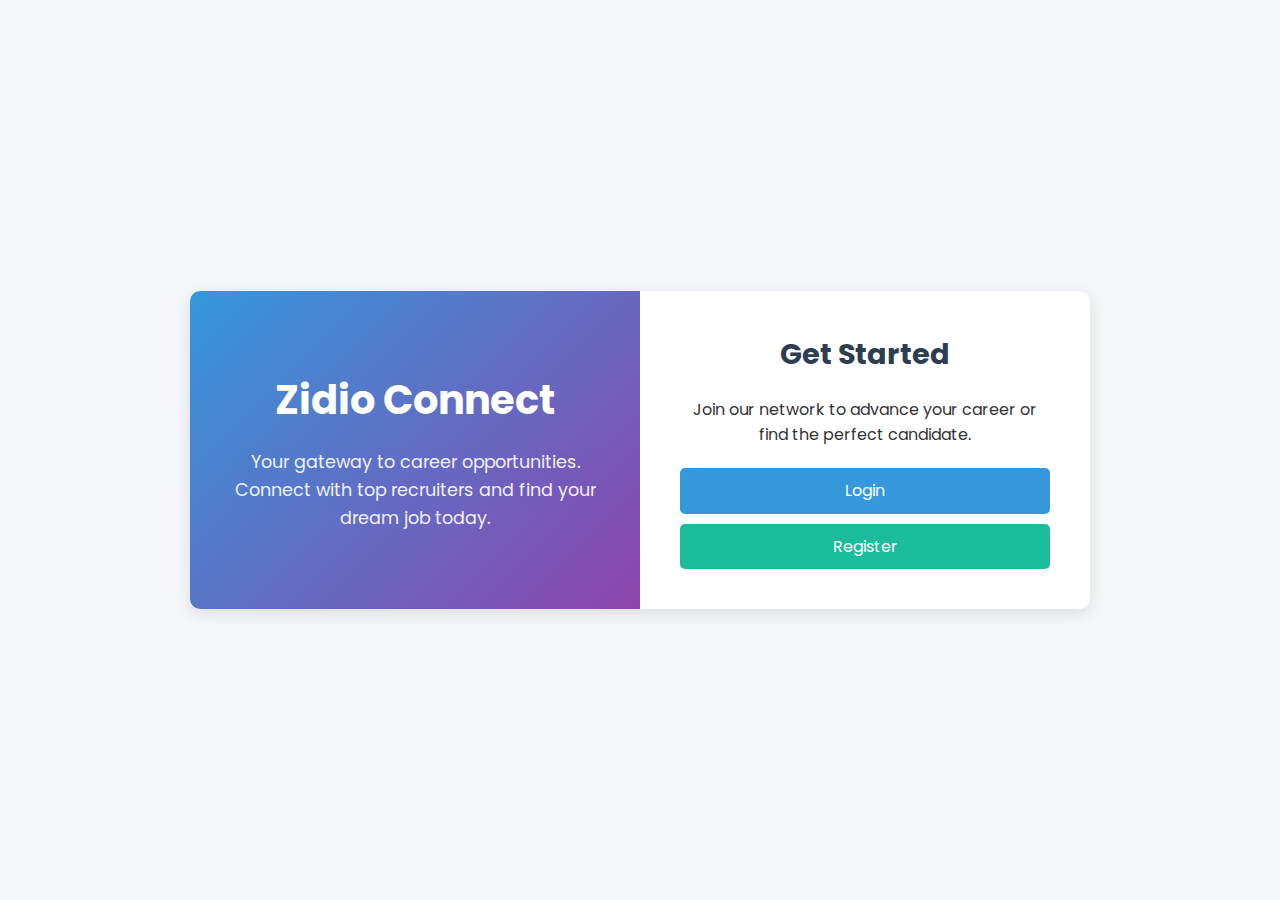
<file: src/main/resources/static/index.html>
<!DOCTYPE html>
<html lang="en">
<head>
    <meta charset="UTF-8">
    <title>Welcome - Zidio Connect</title>
    <link rel="stylesheet" href="style.css">
</head>
<body>
    <div class="auth-page">
        <div class="auth-container">
            <div class="auth-panel branding">
                <h1>Zidio Connect</h1>
                <p>Your gateway to career opportunities. Connect with top recruiters and find your dream job today.</p>
            </div>
            <div class="auth-panel form-section" style="text-align: center;">
                <h2>Get Started</h2>
                <p>Join our network to advance your career or find the perfect candidate.</p>
                <a href="login.html" class="btn" style="margin-top: 20px; text-decoration: none;">Login</a>
                <a href="register.html" class="btn" style="margin-top: 10px; background-color: #1abc9c; text-decoration: none;">Register</a>
            </div>
        </div>
    </div>
</body>
</html>
</file>
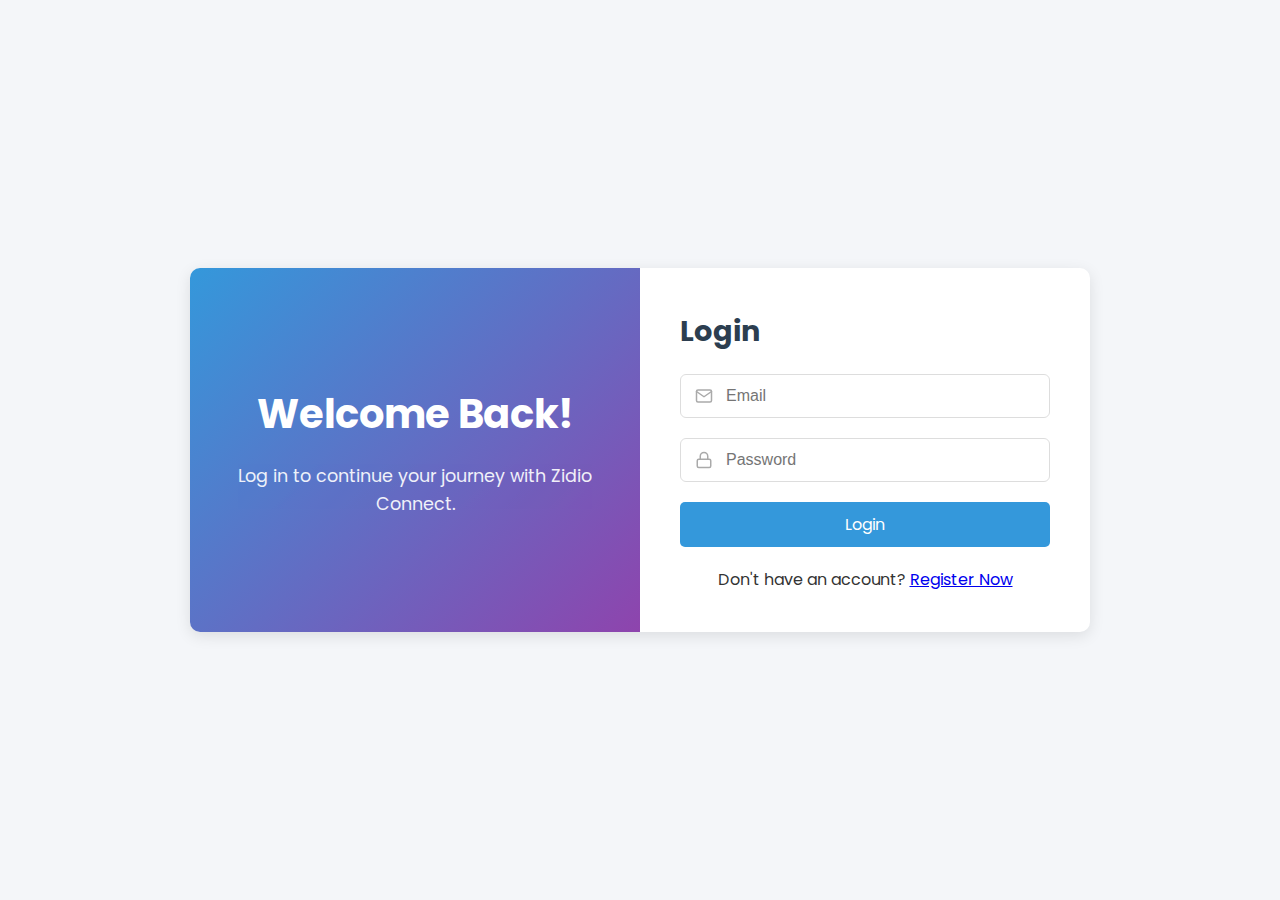
<file: src/main/resources/static/admin.html>
<!DOCTYPE html>
<html lang="en">
<head>
    <meta charset="UTF-8">
    <title>Admin Dashboard - Zidio Connect</title>
    <link rel="stylesheet" href="style.css">
</head>
<body>
<nav >
    <h1 class="text-2xl font-bold">Zidio Connect - Admin</h1>
    <p>Welcome, <span id="adminName"></span>!</p>
    <button onclick="logout()">Logout</button>
</nav>
<div>
    <h2 >Manage Users</h2>
    <table>
        <thead><tr><th class="border p-2">ID</th><th class="border p-2">Name</th><th class="border p-2">Email</th><th class="border p-2">Role</th><th class="border p-2">Action</th></tr></thead>
        <tbody id="usersTable"></tbody>
    </table>
    <h2 >Manage Jobs</h2>
    <table>
        <thead><tr><th class="border p-2">ID</th><th class="border p-2">Title</th><th class="border p-2">Recruiter</th><th class="border p-2">Action</th></tr></thead>
        <tbody id="jobsTable"></tbody>
    </table>
    <h2>Manage Applications</h2>
    <table>
        <thead><tr ><th class="border p-2">App ID</th><th class="border p-2">Job Title</th><th class="border p-2">Student</th><th class="border p-2">Status</th><th class="border p-2">Action</th></tr></thead>
        <tbody id="applicationsTable"></tbody>
    </table>
</div>

<script>
    const user = JSON.parse(localStorage.getItem("user"));
    if (!user || user.role !== "ROLE_ADMIN") {
        window.location.href = "login.html";
    }
    document.getElementById("adminName").textContent = user.name;

    async function fetchWithAuth(url, options = {}) {
        const token = localStorage.getItem("authToken");
        const headers = { 'Content-Type': 'application/json', ...options.headers };
        if (token) {
            headers['Authorization'] = `Bearer ${token}`;
        }
        const response = await fetch(url, { ...options, headers });
        if(response.status === 401 || response.status === 403) {
            logout();
        }
        return response;
    }

    function renderTable(tbodyId, data, renderRowFunc) {
        const tbody = document.getElementById(tbodyId);
        tbody.innerHTML = "";
        data.forEach(item => {
            const row = tbody.insertRow();
            renderRowFunc(row, item);
        });
    }

    async function fetchUsers() {
        const res = await fetchWithAuth("http://localhost:8080/api/admin/users");
        const users = await res.json();
        renderTable("usersTable", users, (row, u) => {
            row.insertCell().textContent = u.userId;
            row.insertCell().textContent = u.name;
            row.insertCell().textContent = u.email;
            row.insertCell().textContent = u.role;
            const actionCell = row.insertCell();
            if (u.role !== 'ROLE_ADMIN') {
                const deleteBtn = document.createElement('button');
                deleteBtn.textContent = 'Delete';
                deleteBtn.className = 'bg-red-500 px-2 py-1 rounded text-white';
                deleteBtn.onclick = () => deleteUser(u.userId);
                actionCell.appendChild(deleteBtn);
            }
        });
    }

    async function fetchJobs() {
        const res = await fetchWithAuth("http://localhost:8080/api/admin/jobs");
        const jobs = await res.json();
        renderTable("jobsTable", jobs, (row, j) => {
            row.insertCell().textContent = j.jobId;
            row.insertCell().textContent = j.title;
            row.insertCell().textContent = j.recruiter ? j.recruiter.name : 'N/A';
            const actionCell = row.insertCell();
            const deleteBtn = document.createElement('button');
            deleteBtn.textContent = 'Delete';
            deleteBtn.className = 'bg-red-500 px-2 py-1 rounded text-white';
            deleteBtn.onclick = () => deleteJob(j.jobId);
            actionCell.appendChild(deleteBtn);
        });
    }

    async function fetchApplications() {
        const res = await fetchWithAuth("http://localhost:8080/api/admin/applications");
        const apps = await res.json();
        renderTable("applicationsTable", apps, (row, a) => {
            row.insertCell().textContent = a.applicationId;
            row.insertCell().textContent = a.job.title;
            row.insertCell().textContent = a.student.name;
            row.insertCell().textContent = a.status;
            const actionCell = row.insertCell();
            const deleteBtn = document.createElement('button');
            deleteBtn.textContent = 'Delete';
            deleteBtn.className = 'bg-red-500 px-2 py-1 rounded text-white';
            deleteBtn.onclick = () => deleteApplication(a.applicationId);
            actionCell.appendChild(deleteBtn);
        });
    }

    async function deleteUser(id) {
        if (confirm(`Are you sure you want to delete user ${id}?`)) {
            await fetchWithAuth(`http://localhost:8080/api/admin/users/${id}`, { method: "DELETE" });
            fetchUsers();
        }
    }

    async function deleteJob(id) {
        if (confirm(`Are you sure you want to delete job ${id}?`)) {
            await fetchWithAuth(`http://localhost:8080/api/admin/jobs/${id}`, { method: "DELETE" });
            fetchJobs();
        }
    }

    async function deleteApplication(id) {
        if (confirm(`Are you sure you want to delete application ${id}?`)) {
            await fetchWithAuth(`http://localhost:8080/api/admin/applications/${id}`, { method: "DELETE" });
            fetchApplications();
        }
    }

    function logout() {
        localStorage.clear();
        window.location.href = "index.html";
    }

    window.onload = () => {
        fetchUsers();
        fetchJobs();
        fetchApplications();
    };
</script>
</body>
</html>
</file>
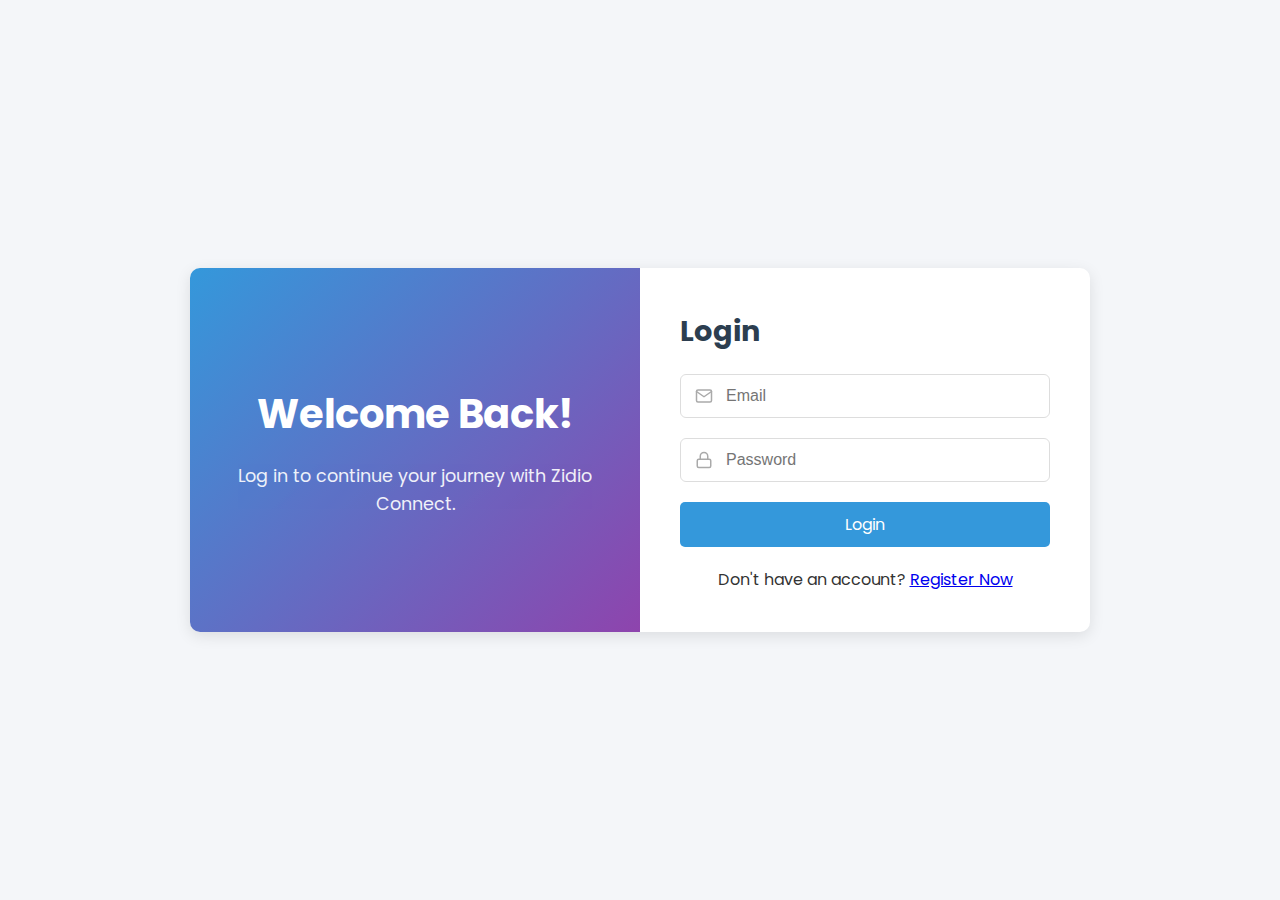
<file: src/main/resources/static/login.html>
<!DOCTYPE html>
<html lang="en">
<head>
    <meta charset="UTF-8">
    <title>Login - Zidio Connect</title>
    <link rel="stylesheet" href="style.css">
</head>
<body>
    <div class="auth-page">
        <div class="auth-container">
            <div class="auth-panel branding">
                <h1>Welcome Back!</h1>
                <p>Log in to continue your journey with Zidio Connect.</p>
            </div>
            <div class="auth-panel form-section">
                <h2>Login</h2>
                <div class="input-group">
                    <svg xmlns="http://www.w3.org/2000/svg" width="18" height="18" viewBox="0 0 24 24" fill="none" stroke="currentColor" stroke-width="2" stroke-linecap="round" stroke-linejoin="round"><path d="M4 4h16c1.1 0 2 .9 2 2v12c0 1.1-.9 2-2 2H4c-1.1 0-2-.9-2-2V6c0-1.1.9-2 2-2z"></path><polyline points="22,6 12,13 2,6"></polyline></svg>
                    <input id="email" type="email" placeholder="Email" required>
                </div>
                <div class="input-group">
                    <svg xmlns="http://www.w3.org/2000/svg" width="18" height="18" viewBox="0 0 24 24" fill="none" stroke="currentColor" stroke-width="2" stroke-linecap="round" stroke-linejoin="round"><rect x="3" y="11" width="18" height="11" rx="2" ry="2"></rect><path d="M7 11V7a5 5 0 0 1 10 0v4"></path></svg>
                    <input id="password" type="password" placeholder="Password" required>
                </div>
                <button onclick="login()">Login</button>
                <p id="errorMsg" class="error-message">Invalid email or password</p>
                <div class="auth-links">
                    <p>Don't have an account? <a href="register.html">Register Now</a></p>
                </div>
            </div>
        </div>
    </div>
    <script>
    async function login() {
        const email = document.getElementById("email").value.trim();
        const password = document.getElementById("password").value.trim();
        const errorMsg = document.getElementById("errorMsg");
        errorMsg.style.display = 'none';

        if (!email || !password) {
            alert("Please enter both email and password.");
            return;
        }

        try {
            const response = await fetch("http://localhost:8080/api/auth/login", {
                method: "POST",
                headers: { "Content-Type": "application/json" },
                body: JSON.stringify({ email, password })
            });

            if (response.ok) {
                const authData = await response.json();
                localStorage.setItem("authToken", authData.token);
                localStorage.setItem("user", JSON.stringify({
                    userId: authData.userId,
                    name: authData.name,
                    role: authData.role
                }));
                const role = authData.role.replace('ROLE_', '').toLowerCase();
                window.location.href = `${role}.html`;
            } else {
                errorMsg.style.display = 'block';
            }
        } catch (error) {
            alert("Failed to login. Server might be down.");
            console.error(error);
        }
    }
</script>
</body>
</html>
</file>
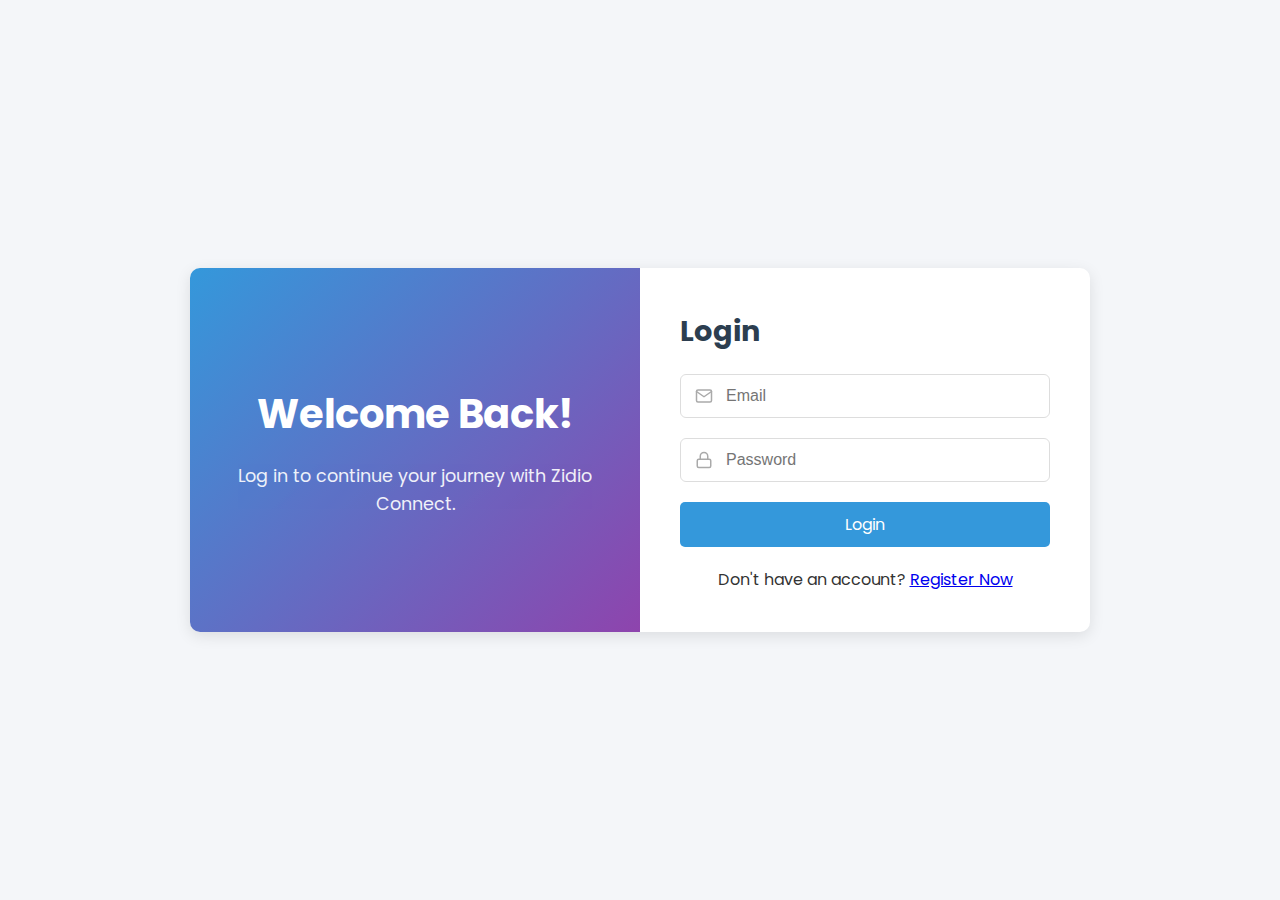
<file: src/main/resources/static/recruiter.html>
<!DOCTYPE html>
<html>
<head>
    <title>Recruiter Dashboard</title>
    <link rel="stylesheet" href="style.css">
</head>
<body>
    <nav class="navbar">
        <h1>Zidio Connect - Recruiter</h1>
        <div class="user-info">
            <p>Welcome, <span id="recruiterName"></span>!</p>
            <button onclick="logout()" class="btn btn-danger">Logout</button>
        </div>
    </nav>

    <div class="container">
        <div class="dashboard-section">
            <h2>Post a New Job</h2>
            <input type="text" id="jobTitle" placeholder="Job Title">
            <textarea id="jobDescription" placeholder="Job Description"></textarea>
            <input type="text" id="jobLocation" placeholder="Location">
            <select id="jobType">
                <option value="">Select Job Type</option>
                <option value="Full-time">Full-time</option>
                <option value="Part-time">Part-time</option>
                <option value="Internship">Internship</option>
                <option value="Contract">Contract</option>
            </select>
            <button onclick="createJob()">Post Job</button>
        </div>
        
        <div class="dashboard-section">
            <h2>My Jobs</h2>
            <table>
                <thead><tr><th>Title</th><th>Actions</th></tr></thead>
                <tbody id="jobs"></tbody>
            </table>
        </div>

        <div class="dashboard-section">
            <h2>Applications for Selected Job</h2>
            <table>
                <thead><tr><th>Applicant Name</th><th>Status</th><th>Resume</th><th>Actions</th></tr></thead>
                <tbody id="applications"></tbody>
            </table>
        </div>
    </div>

<script>
    const user = JSON.parse(localStorage.getItem("user"));
    if (!user || user.role !== "ROLE_RECRUITER") {
        window.location.href = "login.html";
    }
    document.getElementById("recruiterName").textContent = user.name;

    async function fetchWithAuth(url, options = {}) {
        const token = localStorage.getItem("authToken");
        const headers = { 'Content-Type': 'application/json', ...options.headers };
        if (token) {
            headers['Authorization'] = `Bearer ${token}`;
        }
        const response = await fetch(url, { ...options, headers });
        if(response.status === 401 || response.status === 403) {
            logout();
        }
        return response;
    }

    // THIS FUNCTION IS NOW DEFINITIVELY CORRECT
    async function createJob() {
        const title = document.getElementById("jobTitle").value.trim();
        const location = document.getElementById("jobLocation").value.trim();
        const description = document.getElementById("jobDescription").value.trim();
        const type = document.getElementById("jobType").value;

        if (!title || !location || !description || !type) {
            alert("Please fill all job fields, including the job type.");
            return;
        }
        
        const res = await fetchWithAuth("http://localhost:8080/api/jobs", {
            method: "POST",
            // THE FIX IS HERE: The key is "jobType" to match the Java backend.
            body: JSON.stringify({ 
                title: title, 
                location: location, 
                description: description, 
                jobType: type, 
                recruiter: { userId: user.userId } 
            })
        });

        if (res.ok) {
            document.getElementById("jobTitle").value = '';
            document.getElementById("jobLocation").value = '';
            document.getElementById("jobDescription").value = '';
            document.getElementById("jobType").value = '';
            loadJobs();
        } else {
            alert("Failed to create job.");
        }
    }

    function renderJobs(jobsData) {
        const tbody = document.getElementById("jobs");
        tbody.innerHTML = "";
        jobsData.forEach(j => {
            const row = tbody.insertRow();
            row.insertCell().textContent = j.title;
            const actionCell = row.insertCell();
            const viewButton = document.createElement('button');
            viewButton.textContent = 'View Applications';
            viewButton.onclick = () => viewApplications(j.jobId);
            actionCell.appendChild(viewButton);
        });
    }

    function renderApplications(appsData, jobId) {
        const tbody = document.getElementById("applications");
        tbody.innerHTML = "";
        appsData.forEach(a => {
            const row = tbody.insertRow();
            row.insertCell().textContent = a.student.name;
            row.insertCell().textContent = a.status;

            const resumeCell = row.insertCell();
            if (a.student.profile && a.student.profile.resumeLink) {
                const link = document.createElement('a');
                link.href = a.student.profile.resumeLink;
                link.textContent = 'View Resume';
                link.target = '_blank';
                link.rel = 'noopener noreferrer';
                resumeCell.appendChild(link);
            } else {
                resumeCell.textContent = 'N/A';
            }

            const actionCell = row.insertCell();
            const acceptBtn = document.createElement('button');
            acceptBtn.textContent = 'Accept';
            acceptBtn.className = 'btn-secondary';
            acceptBtn.onclick = () => updateStatus(a.applicationId, 'Accepted', jobId);
            
            const rejectBtn = document.createElement('button');
            rejectBtn.textContent = 'Reject';
            rejectBtn.className = 'btn-danger';
            rejectBtn.onclick = () => updateStatus(a.applicationId, 'Rejected', jobId);
            
            actionCell.append(acceptBtn, rejectBtn);
        });
    }

    async function loadJobs() {
        const res = await fetchWithAuth(`http://localhost:8080/api/jobs/recruiter/${user.userId}`);
        if(res.ok) {
            const jobs = await res.json();
            renderJobs(jobs);
        }
    }

    async function viewApplications(jobId) {
        const res = await fetchWithAuth(`http://localhost:8080/api/applications/job/${jobId}`);
        if (res.ok) {
            const apps = await res.json();
            renderApplications(apps, jobId);
        }
    }

    async function updateStatus(appId, status, jobId) {
        const res = await fetchWithAuth(`http://localhost:8080/api/applications/${appId}/status?status=${status}`, { method: "PUT" });
        if (res.ok) {
            alert("Status updated");
            viewApplications(jobId);
        } else {
            alert("Failed to update status.");
        }
    }

    function logout() {
        localStorage.clear();
        window.location.href = "index.html";
    }

    window.onload = loadJobs;
</script>
</body>
</html>
</file>
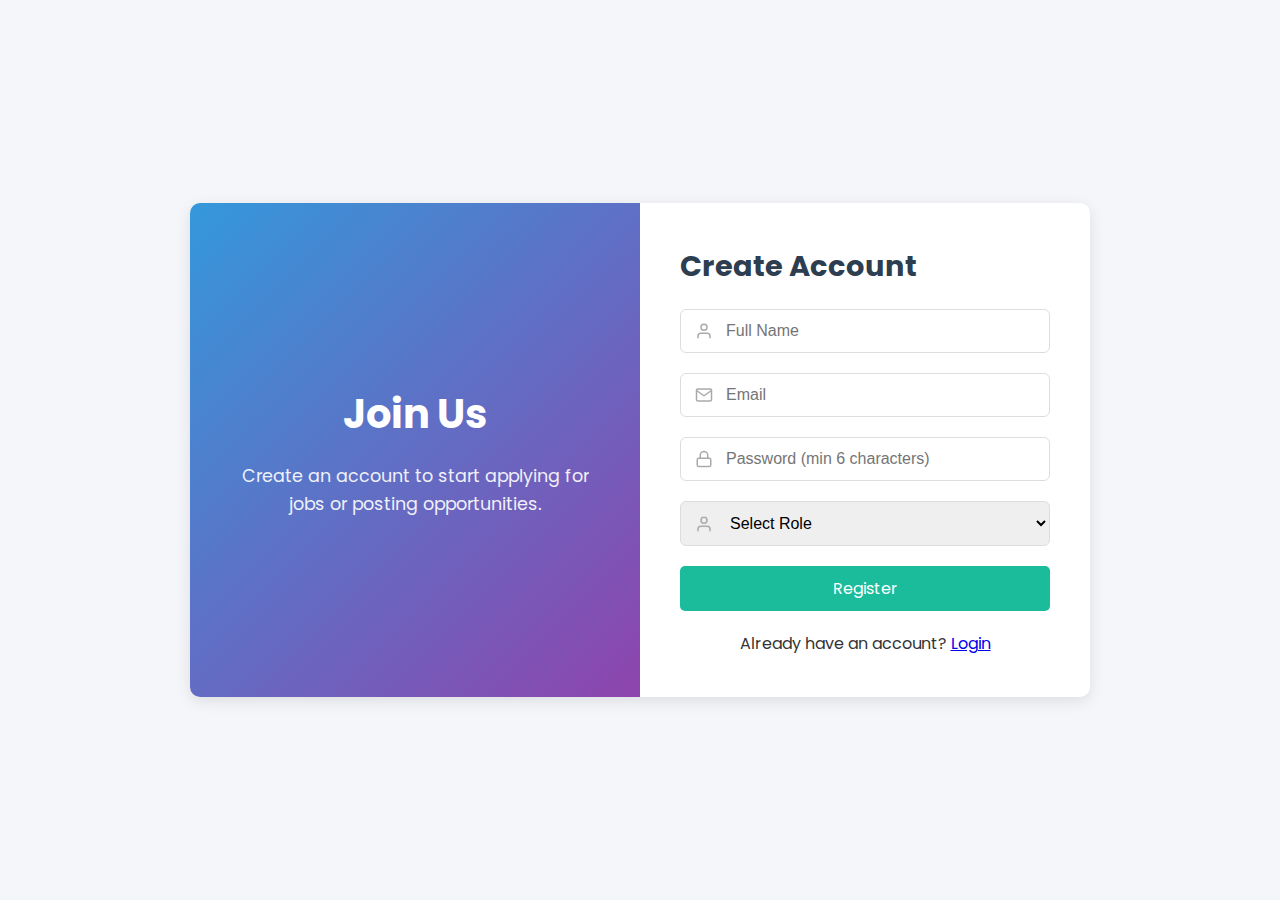
<file: src/main/resources/static/register.html>
<!DOCTYPE html>
<html lang="en">
<head>
    <meta charset="UTF-8">
    <title>Register - Zidio Connect</title>
    <link rel="stylesheet" href="style.css">
</head>
<body>
    <div class="auth-page">
        <div class="auth-container">
            <div class="auth-panel branding">
                <h1>Join Us</h1>
                <p>Create an account to start applying for jobs or posting opportunities.</p>
            </div>
            <div class="auth-panel form-section">
                <h2>Create Account</h2>
                <div class="input-group">
                    <svg xmlns="http://www.w3.org/2000/svg" width="18" height="18" viewBox="0 0 24 24" fill="none" stroke="currentColor" stroke-width="2" stroke-linecap="round" stroke-linejoin="round"><path d="M20 21v-2a4 4 0 0 0-4-4H8a4 4 0 0 0-4 4v2"></path><circle cx="12" cy="7" r="4"></circle></svg>
                    <input id="name" type="text" placeholder="Full Name">
                </div>
                 <div class="input-group">
                    <svg xmlns="http://www.w3.org/2000/svg" width="18" height="18" viewBox="0 0 24 24" fill="none" stroke="currentColor" stroke-width="2" stroke-linecap="round" stroke-linejoin="round"><path d="M4 4h16c1.1 0 2 .9 2 2v12c0 1.1-.9 2-2 2H4c-1.1 0-2-.9-2-2V6c0-1.1.9-2 2-2z"></path><polyline points="22,6 12,13 2,6"></polyline></svg>
                    <input id="email" type="email" placeholder="Email">
                </div>
                <div class="input-group">
                    <svg xmlns="http://www.w3.org/2000/svg" width="18" height="18" viewBox="0 0 24 24" fill="none" stroke="currentColor" stroke-width="2" stroke-linecap="round" stroke-linejoin="round"><rect x="3" y="11" width="18" height="11" rx="2" ry="2"></rect><path d="M7 11V7a5 5 0 0 1 10 0v4"></path></svg>
                    <input id="password" type="password" placeholder="Password (min 6 characters)">
                </div>
                <div class="input-group">
                     <svg xmlns="http://www.w3.org/2000/svg" width="18" height="18" viewBox="0 0 24 24" fill="none" stroke="currentColor" stroke-width="2" stroke-linecap="round" stroke-linejoin="round"><path d="M20 21v-2a4 4 0 0 0-4-4H8a4 4 0 0 0-4 4v2"></path><circle cx="12" cy="7" r="4"></circle></svg>
                    <select id="role">
                        <option value="">Select Role</option>
                        <option value="student">Student</option>
                        <option value="recruiter">Recruiter</option>
                    </select>
                </div>
                <button onclick="register()" style="background-color: #1abc9c;">Register</button>
                <p id="errorMsg" class="error-message"></p>
                <div class="auth-links">
                    <p>Already have an account? <a href="login.html">Login</a></p>
                </div>
            </div>
        </div>
    </div>
    <script>
  async function register() {
    const name = document.getElementById("name").value.trim();
    const email = document.getElementById("email").value.trim();
    const password = document.getElementById("password").value;
    const role = document.getElementById("role").value;
    const errorMsg = document.getElementById("errorMsg");
    errorMsg.classList.add("hidden");

    if (!name || !email || !password || !role) {
      errorMsg.textContent = "Please fill out all fields.";
      errorMsg.classList.remove("hidden");
      return;
    }
    if (password.length < 6) {
      errorMsg.textContent = "Password must be at least 6 characters.";
      errorMsg.classList.remove("hidden");
      return;
    }

    try {
      const res = await fetch("http://localhost:8080/api/auth/register", {
        method: "POST",
        headers: {"Content-Type":"application/json"},
        body: JSON.stringify({name, email, password, role})
      });

      if (res.ok) {
        alert("Registration successful! Please login.");
        window.location.href = "login.html";
      } else {
        const errorText = await res.text();
        errorMsg.textContent = `Registration failed: ${errorText}`;
        errorMsg.classList.remove("hidden");
      }
    } catch (e) {
      errorMsg.textContent = "Registration failed. Server may be down.";
      errorMsg.classList.remove("hidden");
    }
  }
</script>
</body>
</html>
</file>
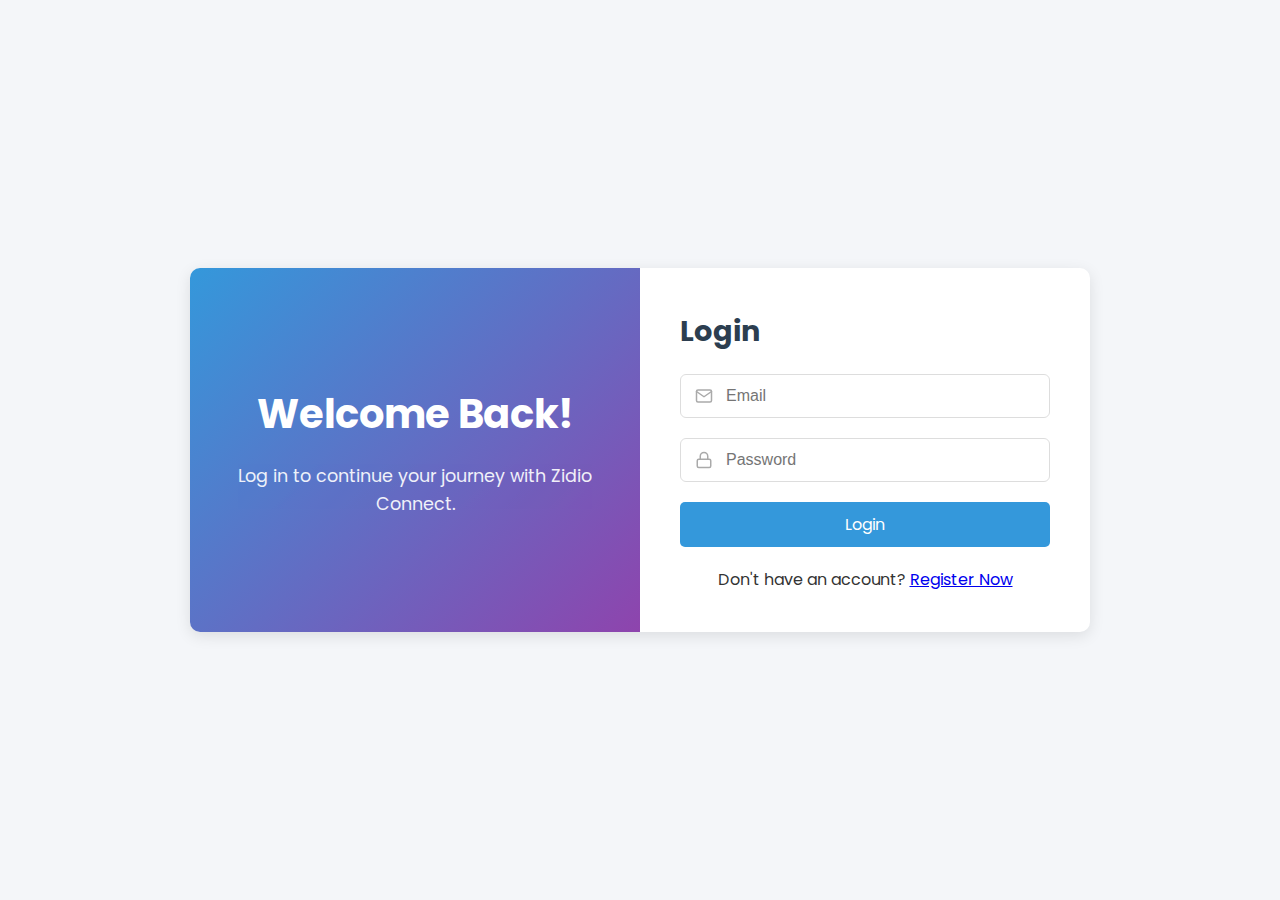
<file: src/main/resources/static/student.html>
<!DOCTYPE html>
<html>
<head>
    <title>Student Dashboard</title>
    <link rel="stylesheet" href="style.css">
</head>
<body>
    <nav class="navbar">
        <h1>Zidio Connect - Student</h1>
        <div class="user-info">
            <p>Welcome, <span id="studentName"></span>!</p>
            <button onclick="logout()" class="btn btn-danger">Logout</button>
        </div>
    </nav>

    <div class="container">
        <div class="dashboard-section">
            <h3>My Profile</h3>
            <input id="resume" placeholder="Enter Public Resume Link (e.g., Google Drive, LinkedIn)">
            <button onclick="saveResume()">Save Resume Link</button>
        </div>

        <div class="dashboard-section">
            <h2>Available Jobs</h2>
            <table>
                <thead>
                    <tr>
                        <th>Title</th>
                        <th>Location</th>
                        <th>Job Type</th>
                        <th>Description</th>
                        <th>Action</th>
                    </tr>
                </thead>
                <tbody id="jobs"></tbody>
            </table>
        </div>

        <div class="dashboard-section">
            <h2>My Applications</h2>
            <table>
                <thead><tr><th>Job Title</th><th>Status</th></tr></thead>
                <tbody id="applications"></tbody>
            </table>
        </div>
    </div>

<script>
    const user = JSON.parse(localStorage.getItem("user"));
    if (!user || user.role !== "ROLE_STUDENT") {
        window.location.href = "login.html";
    }
    document.getElementById("studentName").textContent = user.name;

    async function fetchWithAuth(url, options = {}) {
        const token = localStorage.getItem("authToken");
        const headers = { 'Content-Type': 'application/json', ...options.headers };
        if (token) {
            headers['Authorization'] = `Bearer ${token}`;
        }
        const response = await fetch(url, { ...options, headers });
        if(response.status === 401 || response.status === 403) {
            logout();
        }
        return response;
    }

    function renderJobs(jobsData) {
        const tbody = document.getElementById("jobs");
        tbody.innerHTML = "";
        jobsData.forEach(j => {
            const row = tbody.insertRow();
            row.insertCell().textContent = j.title;
            row.insertCell().textContent = j.location;
            row.insertCell().textContent = j.jobType || 'N/A';
            row.insertCell().textContent = j.description;
            
            const actionCell = row.insertCell();
            const applyButton = document.createElement('button');
            applyButton.textContent = 'Apply';
            applyButton.onclick = () => applyJob(j.jobId);
            actionCell.appendChild(applyButton);
        });
    }

    function renderApplications(appsData) {
        const tbody = document.getElementById("applications");
        tbody.innerHTML = "";
        appsData.forEach(a => {
            const row = tbody.insertRow();
            row.insertCell().textContent = a.job.title;
            row.insertCell().textContent = a.status;
        });
    }

    async function loadJobs() {
        const res = await fetchWithAuth("http://localhost:8080/api/jobs");
        if (res.ok) {
            const jobs = await res.json();
            renderJobs(jobs);
        }
    }

    async function applyJob(jobId) {
        const res = await fetchWithAuth("http://localhost:8080/api/applications", {
            method: "POST",
            body: JSON.stringify({ student: { userId: user.userId }, job: { jobId: jobId } })
        });
        if (res.ok) {
            alert("Applied successfully!");
            fetchApplications();
        } else {
            alert("Failed to apply. You may have already applied for this job.");
        }
    }

    async function fetchApplications() {
        const res = await fetchWithAuth(`http://localhost:8080/api/applications/user/${user.userId}`);
        if (res.ok) {
            const apps = await res.json();
            renderApplications(apps);
        }
    }

    async function saveResume() {
        const link = document.getElementById("resume").value.trim();
        if (!link) {
            alert("Please enter a resume link.");
            return;
        }
        try {
            const res = await fetchWithAuth(`http://localhost:8080/api/profiles/${user.userId}`, {
                method: "POST",
                body: JSON.stringify({ resumeLink: link })
            });
            if (res.ok) {
                alert("Resume link saved successfully!");
            } else {
                alert("Error: Could not save resume link. Please try again.");
            }
        } catch (error) {
            console.error("Failed to save resume:", error);
            alert("A network error occurred. Please try again.");
        }
    }

    function logout() {
        localStorage.clear();
        window.location.href = "index.html";
    }

    window.onload = () => {
        loadJobs();
        fetchApplications();
    };
</script>
</body>
</html>
</file>
<file: src/main/resources/static/style.css>
/* --- Google Font Import --- */
@import url('https://fonts.googleapis.com/css2?family=Poppins:wght@300;400;500;600;700&display=swap');

/* --- CSS Variables for Easy Customization --- */
:root {
    --primary-color: #3498db;
    --primary-hover-color: #2980b9;
    --secondary-color: #2c3e50;
    --danger-color: #e74c3c;
    --danger-hover-color: #c0392b;
    --light-bg-color: #f4f6f9;
    --white-color: #ffffff;
    --text-color: #333;
    --border-color: #ddd;
    --shadow: 0 4px 15px rgba(0, 0, 0, 0.1);
    --gradient: linear-gradient(135deg, #3498db, #8e44ad);
}

/* --- Global Styles & Reset --- */
* {
    box-sizing: border-box;
    margin: 0;
    padding: 0;
}

body {
    font-family: 'Poppins', sans-serif;
    background-color: var(--light-bg-color);
    color: var(--text-color);
    line-height: 1.6;
    font-size: 16px;
}

/* --- Redesigned Authentication Pages --- */
.auth-page {
    display: flex;
    justify-content: center;
    align-items: center;
    min-height: 100vh;
    padding: 20px;
}

.auth-container {
    display: flex;
    width: 100%;
    max-width: 900px;
    background: var(--white-color);
    border-radius: 10px;
    box-shadow: var(--shadow);
    overflow: hidden;
}

.auth-panel {
    padding: 40px;
    width: 50%;
}

.auth-panel.branding {
    background: var(--gradient);
    color: var(--white-color);
    display: flex;
    flex-direction: column;
    justify-content: center;
    align-items: center;
    text-align: center;
}

.auth-panel.branding h1 {
    font-size: 2.5rem;
    margin-bottom: 1rem;
}

.auth-panel.branding p {
    font-size: 1.1rem;
    opacity: 0.9;
}

.auth-panel.form-section {
    display: flex;
    flex-direction: column;
    justify-content: center;
}

.form-section h2 {
    margin-bottom: 20px;
    font-size: 1.8rem;
    color: var(--secondary-color);
}

.input-group {
    position: relative;
    margin-bottom: 20px;
}

.input-group svg {
    position: absolute;
    left: 15px;
    top: 50%;
    transform: translateY(-50%);
    color: #aaa;
}

.input-group input, .input-group select {
    padding-left: 45px;
}

.social-login {
    margin: 20px 0;
    text-align: center;
}

.social-btn {
    display: inline-block;
    padding: 10px 15px;
    border: 1px solid var(--border-color);
    border-radius: 5px;
    margin: 0 5px;
    cursor: pointer;
    transition: background 0.3s;
}

.social-btn:hover {
    background: #f1f1f1;
}

.separator {
    text-align: center;
    margin: 20px 0;
    color: #aaa;
}

.auth-links {
    text-align: center;
    margin-top: 20px;
}

/* --- Dashboard Styles --- */
/* Navigation Bar */
nav {
    display: flex;
    justify-content: space-between;
    align-items: center;
    background: var(--secondary-color);
    color: #fff;
    padding: 15px 30px;
    box-shadow: 0 2px 6px rgba(0,0,0,0.1);
}

nav h1 { font-size: 22px; font-weight: 600; }
nav button {
    background: var(--danger-color);
    color: #fff; border: none; padding: 8px 14px;
    border-radius: 5px; cursor: pointer; transition: 0.3s ease;
}
nav button:hover { background: var(--danger-hover-color); }

/* Container Layout */
.container {
    max-width: 1200px; margin: 30px auto;
    padding: 20px;
}

.container h2 {
    margin-bottom: 15px; font-size: 24px;
    color: var(--secondary-color);
}

/* Tables */
table {
    width: 100%; border-collapse: collapse; margin-top: 20px;
    box-shadow: var(--shadow); background: var(--white-color); border-radius: 8px; overflow: hidden;
}
thead { background: #34495e; color: #fff; }
th, td { padding: 15px; text-align: left; border-bottom: 1px solid var(--border-color); }
/* FIX: The hover effect now only applies to rows in the table body (tbody) */
tbody tr:hover { background-color: #f2f2f2; }

/* Buttons */
button, .btn {
    background: var(--primary-color); color: white;
    padding: 10px 18px; border: none; border-radius: 5px;
    cursor: pointer; transition: 0.3s ease; font-family: 'Poppins', sans-serif;
    font-size: 1rem;
}
button:hover, .btn:hover { background: var(--primary-hover-color); }

button.delete { background: var(--danger-color); }
button.delete:hover { background: var(--danger-hover-color); }

/* Forms */
input, select, textarea {
    padding: 12px; border: 1px solid var(--border-color);
    border-radius: 6px; width: 100%; font-size: 1rem;
}
input:focus, select:focus, textarea:focus {
    outline: none; border-color: var(--primary-color);
    box-shadow: 0 0 5px rgba(52, 152, 219, 0.4);
}

.error-message {
  display: none;   /* ✅ start hidden */
  color: red;
  margin-top: 10px;
  font-size: 14px;
}
</file>
